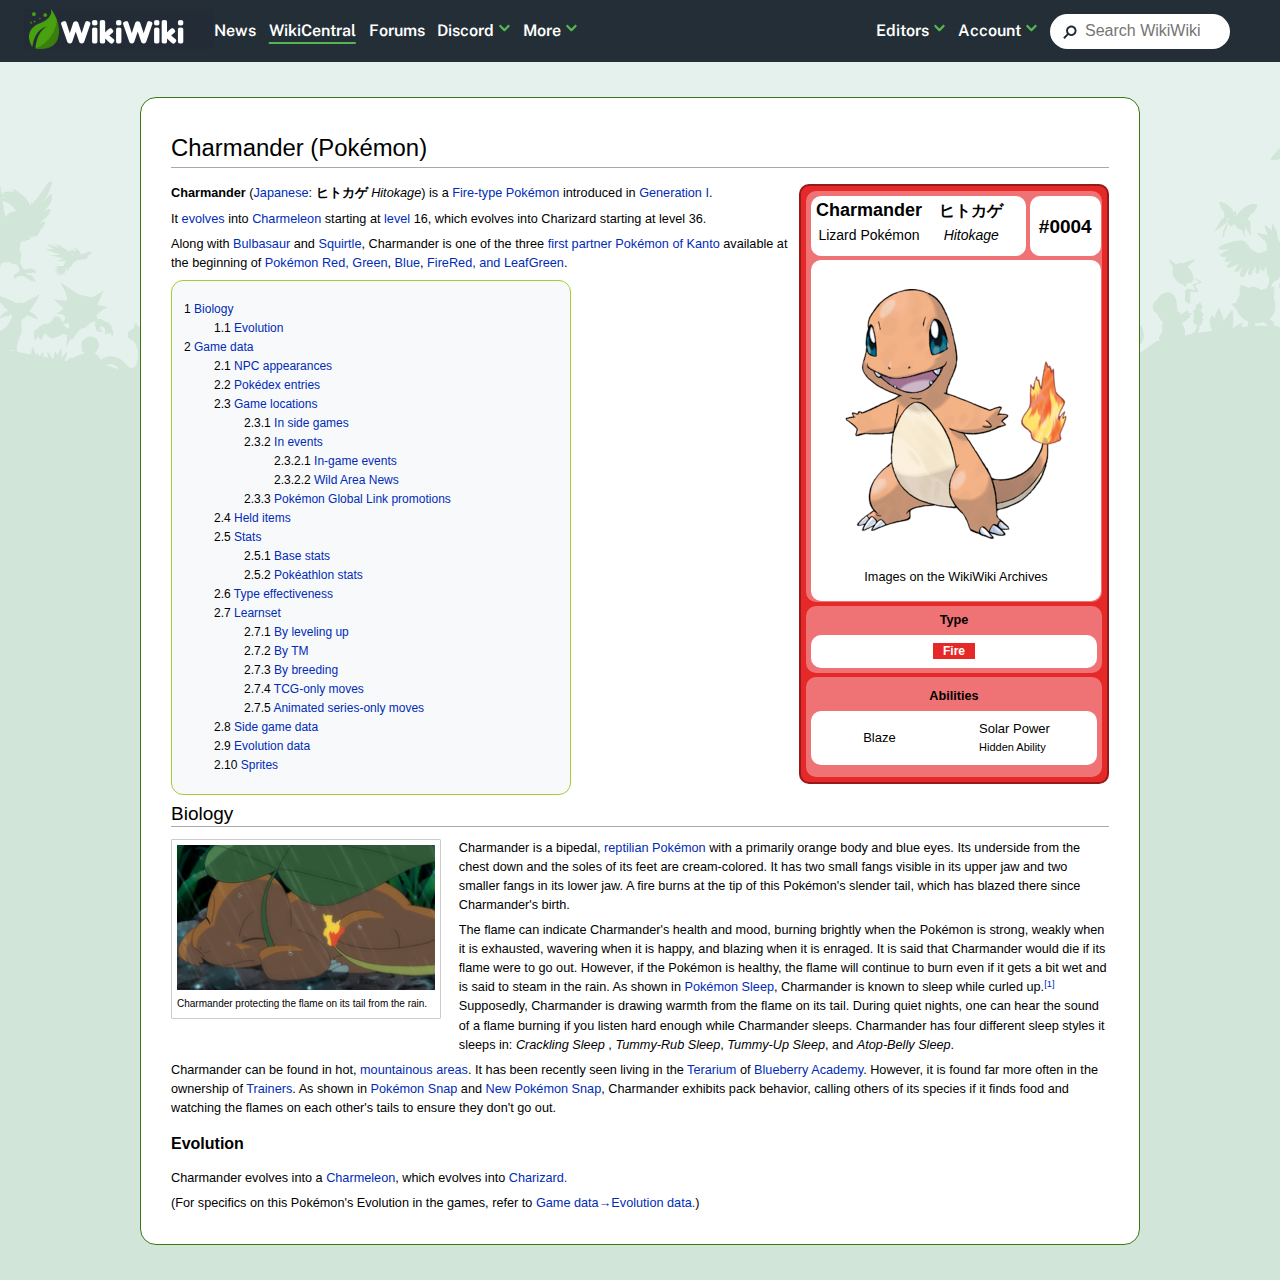
<file: index.html>
<!DOCTYPE html>
<html lang="en">
  <head>
    <meta charset="UTF-8" />
    <meta name="viewport" content="width=device-width, initial-scale=1.0" />
    <title>Charmander (Pokémon) - WikiWiki</title>
    <link rel="stylesheet" href="css/main.css" />
    <link rel="icon" type="image/x-icon" href="images/favicon.ico" />
  </head>
  <body>
    <nav class="nav">
      <div class="nav__left-side">
        <picture class="nav__logo">
          <source srcset="images/logo.png" media="(min-width: 640px)" />
          <img src="images/small-logo.png" alt="Responsive Image" />
        </picture>

        <a class="nav__link nav__link--large-screen" href="#">News</a>
        <a
          class="nav__link nav__link--large-screen nav__link--decorated"
          href="#"
          >WikiCentral</a
        >
        <a class="nav__link nav__link--large-screen" href="#">Forums</a>
        <a class="nav__link nav__link--large-screen nav__link--arrow" href="#"
          >Discord</a
        >
        <a class="nav__link nav__link--large-screen nav__link--arrow" href="#"
          >More</a
        >
      </div>
      <div class="nav__right-side">
        <a class="nav__link nav__link--large-screen nav__link--arrow" href="#"
          >Editors</a
        >
        <a class="nav__link nav__link--large-screen nav__link--arrow" href="#"
          >Account</a
        >
        <a class="nav__link nav__link--small-screen nav__link--menu" href="#"
          >Menu</a
        >
        <div class="nav__search-bar">
          <img
            class="nav__search-icon"
            src="images/icon-search.svg"
            alt="Search Icon"
          />
          <input
            class="nav__search-input"
            type="search"
            name="#"
            id="#"
            placeholder="Search WikiWiki"
          />
        </div>
      </div>
    </nav>
    <div class="central-wrapper">
      <header class="header">
        <h1 class="header__title">Charmander (Pokémon)</h1>
      </header>
      <main class="main">
        <section class="main__section">
          <div class="infobox">
            <div class="infobox__section infobox__section-1">
              <div class="infobox__cell infobox__cell-1">
                <div><strong>Charmander</strong></div>
                <div>Lizard Pokémon</div>
                <div><strong>ヒトカゲ</strong></div>
                <div><em>Hitokage</em></div>
              </div>
              <div class="infobox__cell infobox__cell-2">#0004</div>
              <div class="infobox__cell infobox__cell-3">
                <img src="images/charmander_1.png" alt="A charmander" />
                <p><a href="#">Images on the WikiWiki Archives</a></p>
              </div>
            </div>
            <div class="infobox__section infobox__section-2">
              <div><b>Type</b></div>
              <div class="infobox__cell infobox__cell-4"><span>Fire</span></div>
            </div>
            <div class="infobox__section infobox__section-3">
              <div><b>Abilities</b></div>
              <div class="infobox__cell infobox__cell-5">
                <div>Blaze</div>
                <div>Solar Power</div>
                <div>Hidden Ability</div>
              </div>
            </div>
          </div>
          <p>
            <strong>Charmander</strong> (<a href="#">Japanese</a>:
            <strong>ヒトカゲ</strong> <em>Hitokage</em>) is a
            <a href="#">Fire-type Pokémon</a> introduced in
            <a href="#">Generation I</a>.
          </p>
          <p>
            It <a href="#">evolves</a> into <a href="#">Charmeleon</a> starting
            at <a href="#">level</a> 16, which evolves into Charizard starting
            at level 36.
          </p>
          <p>
            Along with <a href="#">Bulbasaur</a> and <a href="#">Squirtle</a>,
            Charmander is one of the three
            <a href="#">first partner Pokémon of Kanto</a> available at the
            beginning of <a href="#">Pokémon Red, Green</a>,
            <a href="#">Blue</a>, <a href="#">FireRed, and LeafGreen</a>.
          </p>
          <div class="toc">
            <ul class="foo">
              <li>
                <a href="#">
                  <span class="toc__number">1</span>
                  <span class="toc__text">Biology</span>
                </a>
                <ul>
                  <li>
                    <a href="#">
                      <span class="toc__number">1.1</span>
                      <span class="toc__text">Evolution</span>
                    </a>
                  </li>
                </ul>
              </li>
              <li>
                <a href="#">
                  <span class="toc__number">2</span>
                  <span class="toc__text">Game data</span>
                </a>
                <ul>
                  <li>
                    <a href="#">
                      <span class="toc__number">2.1</span>
                      <span class="toc__text">NPC appearances</span>
                    </a>
                  </li>
                  <li>
                    <a href="#">
                      <span class="toc__number">2.2</span>
                      <span class="toc__text">Pokédex entries</span>
                    </a>
                  </li>
                  <li>
                    <a href="#">
                      <span class="toc__number">2.3</span>
                      <span class="toc__text">Game locations</span>
                    </a>
                    <ul>
                      <li>
                        <a href="#">
                          <span class="toc__number">2.3.1</span>
                          <span class="toc__text">In side games</span>
                        </a>
                      </li>
                      <li>
                        <a href="#">
                          <span class="toc__number">2.3.2</span>
                          <span class="toc__text">In events</span>
                        </a>
                        <ul>
                          <li>
                            <a href="#">
                              <span class="toc__number">2.3.2.1</span>
                              <span class="toc__text">In-game events</span>
                            </a>
                          </li>
                          <li>
                            <a href="#">
                              <span class="toc__number">2.3.2.2</span>
                              <span class="toc__text">Wild Area News</span>
                            </a>
                          </li>
                        </ul>
                      </li>
                      <li>
                        <a href="#">
                          <span class="toc__number">2.3.3</span>
                          <span class="toc__text"
                            >Pokémon Global Link promotions</span
                          >
                        </a>
                      </li>
                    </ul>
                  </li>
                  <li>
                    <a href="#">
                      <span class="toc__number">2.4</span>
                      <span class="toc__text">Held items</span>
                    </a>
                  </li>
                  <li>
                    <a href="#">
                      <span class="toc__number">2.5</span>
                      <span class="toc__text">Stats</span>
                    </a>
                    <ul>
                      <li>
                        <a href="#">
                          <span class="toc__number">2.5.1</span>
                          <span class="toc__text">Base stats</span>
                        </a>
                      </li>
                      <li>
                        <a href="#">
                          <span class="toc__number">2.5.2</span>
                          <span class="toc__text">Pokéathlon stats</span>
                        </a>
                      </li>
                    </ul>
                  </li>
                  <li>
                    <a href="#">
                      <span class="toc__number">2.6</span>
                      <span>Type effectiveness</span>
                    </a>
                  </li>
                  <li>
                    <a href="#"
                      ><span class="toc__number">2.7</span>
                      <span>Learnset</span></a
                    >
                    <ul>
                      <li>
                        <a href="#">
                          <span class="toc__number">2.7.1</span>
                          <span>By leveling up</span>
                        </a>
                      </li>
                      <li>
                        <a href="#">
                          <span class="toc__number">2.7.2</span>
                          <span>By TM</span>
                        </a>
                      </li>
                      <li>
                        <a href="#">
                          <span class="toc__number">2.7.3</span>
                          <span>By breeding</span>
                        </a>
                      </li>
                      <li>
                        <a href="#">
                          <span class="toc__number">2.7.4</span>
                          <span>TCG-only moves</span>
                        </a>
                      </li>
                      <li>
                        <a href="#">
                          <span class="toc__number">2.7.5</span>
                          <span>Animated series-only moves</span>
                        </a>
                      </li>
                    </ul>
                  </li>
                  <li>
                    <a href="#">
                      <span class="toc__number">2.8</span>
                      <span>Side game data</span>
                    </a>
                  </li>
                  <li>
                    <a href="#">
                      <span class="toc__number">2.9</span>
                      <span>Evolution data</span>
                    </a>
                  </li>
                  <li>
                    <a href="#"
                      ><span class="toc__number">2.10</span>
                      <span>Sprites</span></a
                    >
                  </li>
                </ul>
              </li>
            </ul>
          </div>
        </section>
        <section class="main__section">
          <h2 class="main__section-header">Biology</h2>
          <figure class="figure figure--left">
            <img
              class="figure__image"
              src="images/charmander_2.png"
              alt="Charmander, using a leaf to protect the flame on its tail from the rain."
            />
            <figcaption class="figure__caption">
              Charmander protecting the flame on its tail from the rain.
            </figcaption>
          </figure>
          <p>
            Charmander is a bipedal, <a href="#">reptilian Pokémon</a> with a
            primarily orange body and blue eyes. Its underside from the chest
            down and the soles of its feet are cream-colored. It has two small
            fangs visible in its upper jaw and two smaller fangs in its lower
            jaw. A fire burns at the tip of this Pokémon's slender tail, which
            has blazed there since Charmander's birth.
          </p>
          <p>
            The flame can indicate Charmander's health and mood, burning
            brightly when the Pokémon is strong, weakly when it is exhausted,
            wavering when it is happy, and blazing when it is enraged. It is
            said that Charmander would die if its flame were to go out. However,
            if the Pokémon is healthy, the flame will continue to burn even if
            it gets a bit wet and is said to steam in the rain. As shown in
            <a href="#">Pokémon Sleep</a>, Charmander is known to sleep while
            curled up.<sup><a href="#">[1]</a></sup> Supposedly, Charmander is
            drawing warmth from the flame on its tail. During quiet nights, one
            can hear the sound of a flame burning if you listen hard enough
            while Charmander sleeps. Charmander has four different sleep styles
            it sleeps in: <em> Crackling Sleep </em>, <em>Tummy-Rub Sleep</em>,
            <em>Tummy-Up Sleep</em>, and <em>Atop-Belly Sleep</em>.
          </p>
          <p>
            Charmander can be found in hot, <a href="#">mountainous areas</a>.
            It has been recently seen living in the <a href="#">Terarium</a> of
            <a href="#">Blueberry Academy</a>. However, it is found far more
            often in the ownership of <a href="#">Trainers</a>. As shown in
            <a href="#">Pokémon Snap</a> and <a href="#">New Pokémon Snap</a>,
            Charmander exhibits pack behavior, calling others of its species if
            it finds food and watching the flames on each other's tails to
            ensure they don't go out.
          </p>
          <h3 class="main__section-subheader">Evolution</h3>
          <p>
            Charmander evolves into a <a href="#">Charmeleon</a>, which evolves
            into <a href="#">Charizard.</a>
          </p>
          <p>
            (For specifics on this Pokémon's Evolution in the games, refer to
            <a href="#" target="_blank">Game data→Evolution data.</a>)
          </p>
        </section>
      </main>
    </div>
  </body>
</html>
</file>
<file: css/main.css>
/* Global Imports */
@import url(normalize.css);
@import url("https://fonts.googleapis.com/css2?family=Public+Sans:ital,wght@0,100..900;1,100..900&display=swap");

/* Variables */
:root {
	--11px: .7rem;
	--12px: .7937rem;
	--16px: 1rem;
	--19px: 1.1875rem;
	--24px: 1.4937rem;
	--main-font: sans-serif;
	--color-white: #fff;
	--color-black: #000;
}

/* General Styles */
body {
	width: 100%;
	height: 100%;
	background: #d1e5d9 url("../images/background.png") no-repeat center 1.25rem;
	background-size: 140rem auto;
	font-family: var(--main-font);
}

.central-wrapper {
	line-height: 1.1875rem;
	background-color: var(--color-white);
	border: .0625rem solid #3e7614;
	border-radius: 1rem;
	padding: 1.5rem 1.875rem;
	margin: 2.21rem auto;
	width: clamp(calc(22.5rem - 2rem), calc(100% - 1rem), 62.5rem);
}

/* Navigation */
.nav {
	height: 3.875rem;
	background-color: #232e36;
	display: flex;
	justify-content: space-between;
	align-items: center;
}

.nav__left-side {
	display: flex;
	align-items: center;
}

.nav__right-side {
	display: flex;
	align-items: center;
	margin-right: 3.125rem;
}

.nav__logo {
	max-height: 100%;
	margin-left: 1.5rem;
}

.nav__link {
	font-family: "Public Sans", "Arial", sans-serif;
	text-decoration: none;
	font-size: clamp(.875rem, 2vw, 1rem);
	margin-right: clamp(.5vw, 1rem, 1vw);
	font-weight: 600;
	color: var(--color-white);
	position: relative;
}

.nav__link:hover {
	text-decoration: underline;
	text-decoration-color: #54b752;
	text-decoration-thickness: .125rem;
	text-underline-offset: .375rem;
}

.nav__link--large-screen {
	display: none;
}

.nav__link--decorated {
	text-decoration: underline;
	text-decoration-color: #54b752;
	text-decoration-thickness: .125rem;
	text-underline-offset: .375rem;
}

.nav__link--arrow::after {
	content: "";
	display: inline-block;
	width: .75rem;
	height: .75rem;
	background: url(../images/icon-dropdown-arrow-green.svg);
	background-size: contain;
	margin-left: .25rem;
	background-repeat: no-repeat;
}

.nav__search-bar {
	position: relative;
	display: inline-block;
}

.nav__search-icon {
	position: absolute;
	left: .625rem;
	top: 55%;
	transform: translateY(-50%);
	width: 1.25rem;
	height: auto;
}

.nav__search-input {
	border-radius: 3.125rem;
	padding: .5rem 0 .5rem 2.1875rem;
	outline: none;
	border: 0;
	justify-self: flex-end;
	height: 2.1875rem;
	width: 12.5rem;
	width: 180px;
}

.nav__search-input::placeholder {
	margin-left: .625rem;
}

.nav__link--menu {
	display: inline-block;
	margin-right: 2.5vw;
}

.nav__link--menu::after {
	content: "";
	display: inline-block;
	width: 1rem;
	height: 1rem;
	background: url(../images/icon-menu-green.svg);
	background-size: contain;
	margin-left: .25rem;
	background-repeat: no-repeat;
	vertical-align: middle;
}

.header__title {
	font-family: var(--main-font);
	border-bottom: .0625rem solid #aaa;
	padding-bottom: .625rem;
	font-size: var(--24px);
	font-weight: normal;
}

/* Infobox */
.infobox {
	background-color: #e62829;
	border: .125rem solid #961a1b;
	float: none;
	height: 600px;
	padding: .3125rem;
	width: 100%;
	border-radius: .625rem;
	display: grid;
	grid-template: 70% 1fr 1.5fr / 1fr 1fr;
	gap: .25rem;
	font-size: var(--12px);
}

.infobox__section {
	background-color: #ef7374;
	padding: .3125rem;
	border-radius: .625rem;
	padding: .3125rem;
}

.infobox__section-1 {
	grid-column: span 2;
	grid-row: span 1;
	display: grid;
	grid-template: 15% 85% / 75% 25%;
	gap: .25rem;
}

.infobox__section-2 {
	grid-column: span 2;
	grid-row: span 1;

	div:nth-of-type(1) {
		text-align: center;
		margin-bottom: .3125rem;
	}
}

.infobox__section-3 {
	grid-column: span 2;
	grid-row: span 1;

	div:nth-of-type(1) {
		text-align: center;
		padding: .3125rem;
	}
}

.infobox__section-4,
.infobox__section-5 {
	grid-column: span 1;
	grid-row: span 1;
}

.infobox__section-6 {
	grid-column: span 2;
	grid-row: span 1;
}

.infobox__section-7,
.infobox__section-8 {
	grid-column: span 1;
	grid-row: span 3;
}

.infobox__cell {
	border-radius: .625rem;
	background-color: var(--color-white);
	font-size: .75rem;
}

.infobox__cell-1 {
	display: grid;
	grid-template-columns: 1fr 1fr;
	grid-template-rows: 1fr 1fr;
	grid-auto-flow: column;
	text-align: center;
	padding: 5px;

	div:nth-of-type(1) {
		font-size: 1.125rem;
	}

	div:nth-of-type(2) {
		font-size: .875rem;
	}

	div:nth-of-type(3) {
		font-size: 1rem;
	}

	div:nth-of-type(4) {
		font-size: .875rem;
	}
}

.infobox__cell-2 {
	font-size: 1.4375rem;
	font-size: 19px;
	display: flex;
	justify-content: center;
	align-items: center;
	font-weight: bold;
}

.infobox__cell-3 {
	grid-column: span 2;
	grid-row: span 1;
	text-align: center;
	padding: .3125rem;

	display: grid;
	grid-template: 90% 10% / 1fr;

	img {
		max-height: 300px;
		margin: auto;
	}

	a {
		color: var(--color-black);
	}
}

.infobox__cell-4 {
	text-align: center;
	padding: .4375rem;

	span {
		background-color: rgb(230, 40, 41);
		padding: .0625rem .625rem;
		color: var(--color-white);
		font-weight: 700;
	}
}

.infobox__cell-5 {
	background-color: var(--color-white);
	display: grid;
	grid-template-columns: 2;
	grid-template-rows: 2;
	grid-auto-flow: column;
	justify-content: space-around;
	align-items: center;
	padding: .5rem;
	font-size: 13px;

	div:nth-of-type(1) {
		grid-row: span 2;
		grid-column: span 1;
	}

	div:nth-of-type(3) {
		font-size: 11px;
	}
}

/* Table of Contents */
.toc {
	background-color: #f8f9fa;
	font-size: .75rem;
	border-radius: 1em;
	border: .0625rem solid #a1cf31;
	font-family: var(--main-font);
	padding: .4375rem;
	width: 80%;

	ul {
		padding-left: 1.875rem;
	}

	.foo {
		padding-left: .3125rem;
	}

	.toc__number {
		color: var(--color-black);
	}
}

/* Main */

.main__section-header {
	font-family: var(--main-font);
	border-bottom: .0625rem solid #aaa;
	font-size: var(--19px);
	font-weight: normal;
	margin: 0 0 .7144rem 0;
	padding: .5953rem 0 .2024rem 0;
}

.main__section-subheader {
	font-family: var(--main-font);
	font-size: var(--16px);
	font-weight: 700;
}

/* Tags */

p {
	font-family: var(--main-font);
	font-size: var(--12px);
	color: var(--color-black);
	line-height: 1.1906rem;
	margin: .3175rem 0 .3969rem;
}

ul {
	list-style: none;
	padding-left: 1.25rem;
}

a {
	color: #002bb8;
	text-decoration: none;
}

a:hover {
	text-decoration: underline;
}

a:active {
	color: #faa700;
}

/* Figures */
.figure {
	border: .0625rem solid #ccc;
	padding: .3125rem;
	display: inline-block;
	width: 16.875rem;
	margin: 0 auto;

	.figure__image {
		width: 100%;
	}

	.figure__caption {
		font-size: .625rem;
		max-width: 100%;
		word-wrap: break-word;
	}
}

/* Media Queries */
@media (min-width: 70rem) {
	.infobox {
		max-width: 19.375rem;
	}

	.toc {
		max-width: 25rem;
	}

	.nav__link--large-screen {
		display: inline-block;
	}

	.nav__link--small-screen {
		display: none;
	}
}

@media (min-width: 40rem) {
	.infobox {
		float: right;
		width: 45%;
	}

	.toc {
		width: 55%;
	}

	.figure--left {
		margin: 0 1.113rem 1.0319rem 0;
		float: left;
		border-radius: .0625rem;
	}
}
</file>
